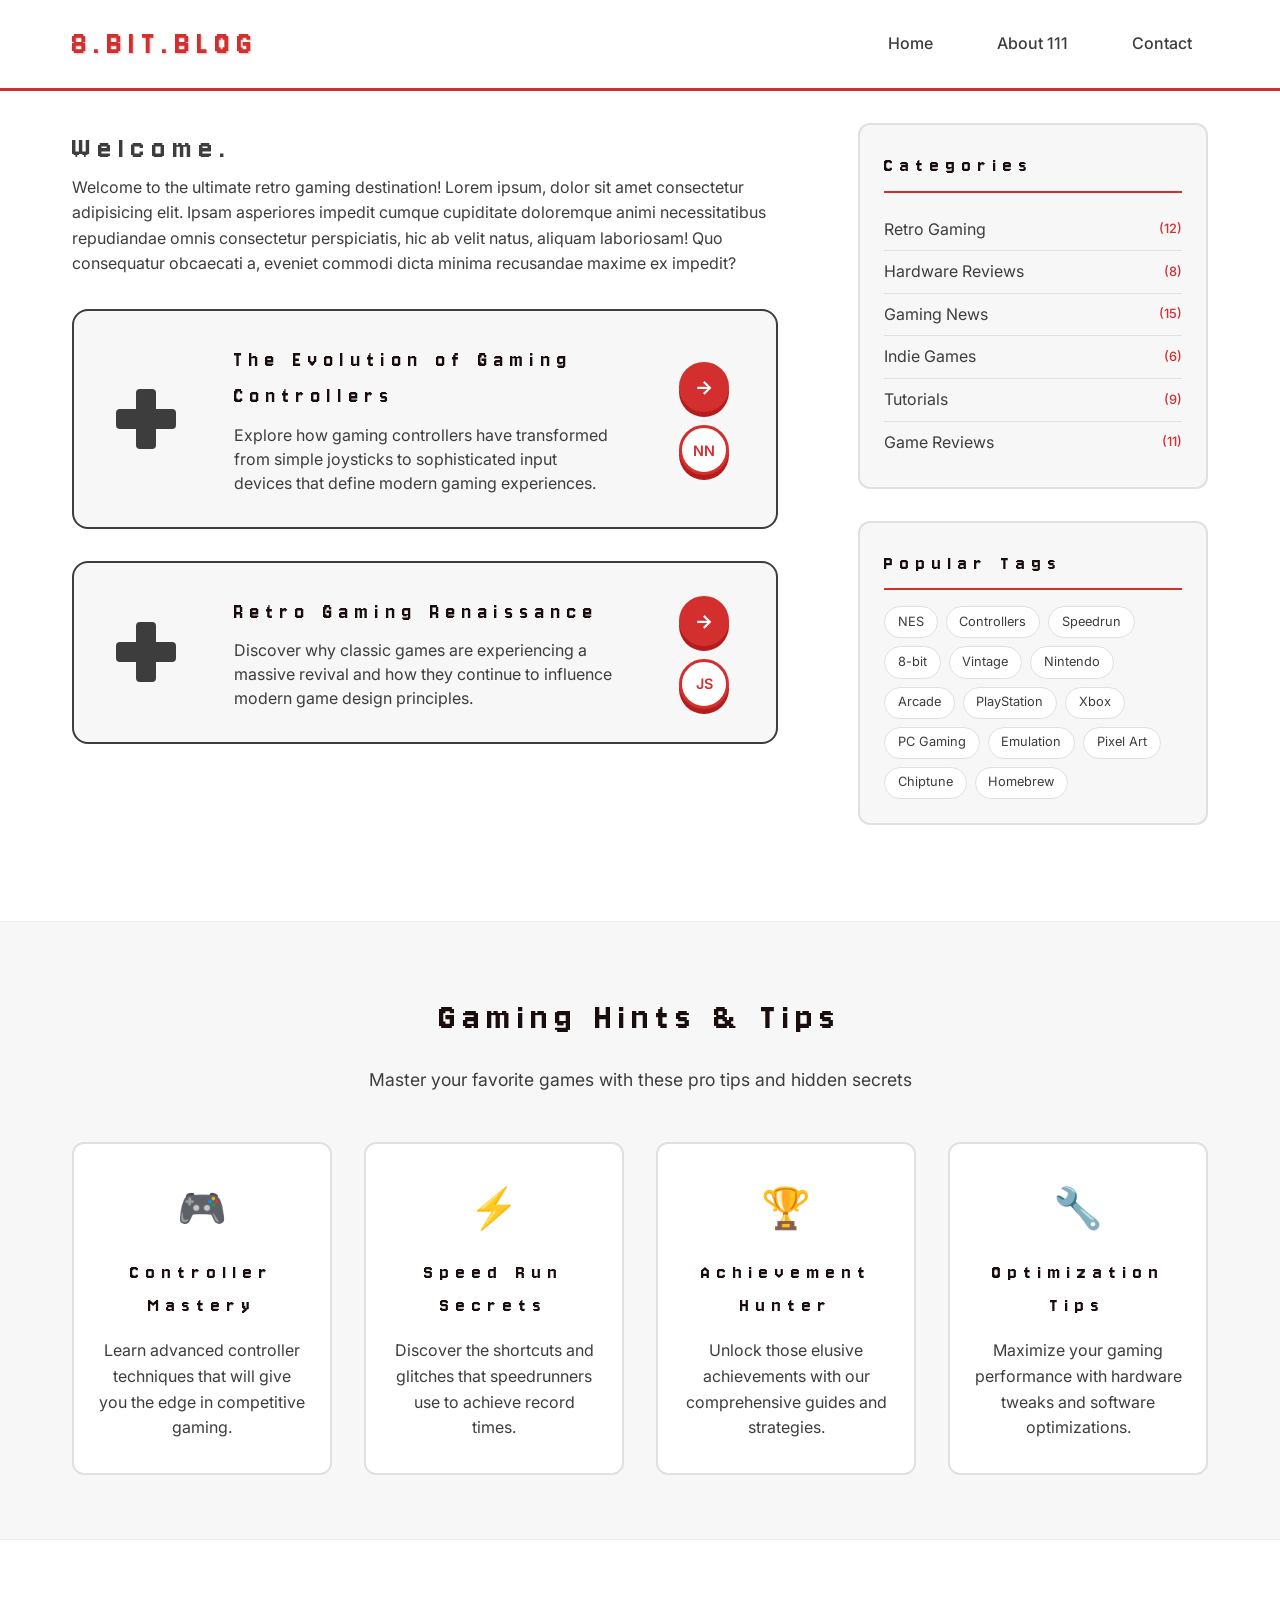
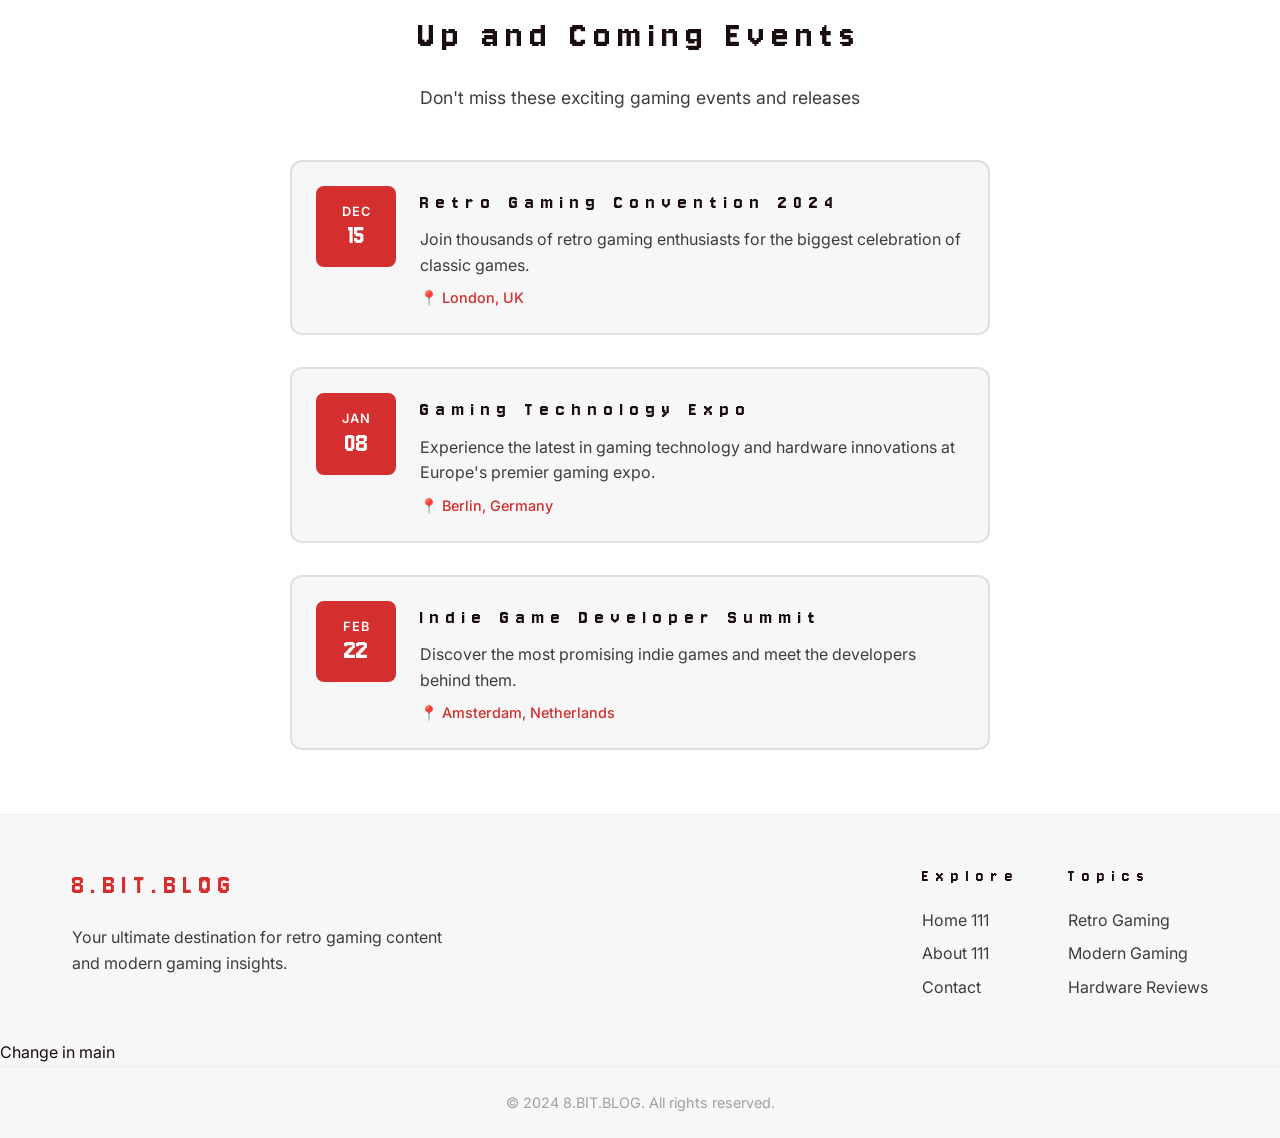
<file: index.html>
<html lang="en">
  <head>
    <meta charset="UTF-8" />
    <meta name="viewport" content="width=device-width, initial-scale=1.0" />
    <title>8.BIT.BLOG - Nostalgic Gaming Experience !!!</title>
    <link rel="stylesheet" href="assets/styles.css" />
  </head>
  <body>
    <nav class="navbar">
      <div class="nav-container">
        <a href="index.html" class="nav-logo">8.BIT.BLOG</a>
        <ul class="nav-links">
          <li><a href="index.html">Home</a></li>
          <li><a href="about.html">About 111</a></li>
          <li><a href="contact.html">Contact</a></li>
        </ul>
      </div>
    </nav>

    <div class="content">
      <div class="main-layout">
        <!-- Left Column - Blog Content -->
        <div class="blog-section">
          <h1>Welcome.</h1>
          <p>
            Welcome to the ultimate retro gaming destination! Lorem ipsum, dolor
            sit amet consectetur adipisicing elit. Ipsam asperiores impedit
            cumque cupiditate doloremque animi necessitatibus repudiandae omnis
            consectetur perspiciatis, hic ab velit natus, aliquam laboriosam!
            Quo consequatur obcaecati a, eveniet commodi dicta minima recusandae
            maxime ex impedit?
          </p>

          <!-- NES Gamepad Card Template -->
          <div class="gamepad-card">
            <div class="card-left">
              <div class="dpad">
                <div class="dpad-vertical"></div>
                <div class="dpad-horizontal"></div>
              </div>
            </div>

            <div class="card-content">
              <h3>The Evolution of Gaming Controllers</h3>
              <p>
                Explore how gaming controllers have transformed from simple
                joysticks to sophisticated input devices that define modern
                gaming experiences.
              </p>
            </div>

            <div class="card-right">
              <div class="action-buttons">
                <button class="action-btn read-more" title="Read More">
                  <span class="arrow">→</span>
                </button>
                <button class="action-btn author-btn" title="Author">
                  <span class="initials">NN</span>
                </button>
              </div>
            </div>
          </div>

          <!-- Second Card -->
          <div class="gamepad-card">
            <div class="card-left">
              <div class="dpad">
                <div class="dpad-vertical"></div>
                <div class="dpad-horizontal"></div>
              </div>
            </div>

            <div class="card-content">
              <h3>Retro Gaming Renaissance</h3>
              <p>
                Discover why classic games are experiencing a massive revival
                and how they continue to influence modern game design
                principles.
              </p>
            </div>

            <div class="card-right">
              <div class="action-buttons">
                <button class="action-btn read-more" title="Read More">
                  <span class="arrow">→</span>
                </button>
                <button class="action-btn author-btn" title="Author">
                  <span class="initials">JS</span>
                </button>
              </div>
            </div>
          </div>
        </div>
        <!-- End of Left Column -->

        <!-- Right Column - Tags and Categories -->
        <div class="sidebar-section">
          <!-- Categories -->
          <div class="sidebar-widget">
            <h3>Categories</h3>
            <ul class="category-list">
              <li>
                <a href="#" class="category-item"
                  >Retro Gaming <span class="count">(12)</span></a
                >
              </li>
              <li>
                <a href="#" class="category-item"
                  >Hardware Reviews <span class="count">(8)</span></a
                >
              </li>
              <li>
                <a href="#" class="category-item"
                  >Gaming News <span class="count">(15)</span></a
                >
              </li>
              <li>
                <a href="#" class="category-item"
                  >Indie Games <span class="count">(6)</span></a
                >
              </li>
              <li>
                <a href="#" class="category-item"
                  >Tutorials <span class="count">(9)</span></a
                >
              </li>
              <li>
                <a href="#" class="category-item"
                  >Game Reviews <span class="count">(11)</span></a
                >
              </li>
            </ul>
          </div>

          <!-- Tags -->
          <div class="sidebar-widget">
            <h3>Popular Tags</h3>
            <div class="tag-cloud">
              <a href="#" class="tag">NES</a>
              <a href="#" class="tag">Controllers</a>
              <a href="#" class="tag">Speedrun</a>
              <a href="#" class="tag">8-bit</a>
              <a href="#" class="tag">Vintage</a>
              <a href="#" class="tag">Nintendo</a>
              <a href="#" class="tag">Arcade</a>
              <a href="#" class="tag">PlayStation</a>
              <a href="#" class="tag">Xbox</a>
              <a href="#" class="tag">PC Gaming</a>
              <a href="#" class="tag">Emulation</a>
              <a href="#" class="tag">Pixel Art</a>
              <a href="#" class="tag">Chiptune</a>
              <a href="#" class="tag">Homebrew</a>
            </div>
          </div>
        </div>
      </div>
    </div>

    <!-- Gaming Hints Section - Full Width -->
    <div class="hints-section">
      <div class="hints-container">
        <h2>Gaming Hints & Tips</h2>
        <p class="hints-subtitle">
          Master your favorite games with these pro tips and hidden secrets
        </p>

        <div class="hints-grid">
          <div class="hint-card">
            <div class="hint-icon">🎮</div>
            <h3>Controller Mastery</h3>
            <p>
              Learn advanced controller techniques that will give you the edge
              in competitive gaming.
            </p>
          </div>

          <div class="hint-card">
            <div class="hint-icon">⚡</div>
            <h3>Speed Run Secrets</h3>
            <p>
              Discover the shortcuts and glitches that speedrunners use to
              achieve record times.
            </p>
          </div>

          <div class="hint-card">
            <div class="hint-icon">🏆</div>
            <h3>Achievement Hunter</h3>
            <p>
              Unlock those elusive achievements with our comprehensive guides
              and strategies.
            </p>
          </div>

          <div class="hint-card">
            <div class="hint-icon">🔧</div>
            <h3>Optimization Tips</h3>
            <p>
              Maximize your gaming performance with hardware tweaks and software
              optimizations.
            </p>
          </div>
        </div>
      </div>
    </div>

    <!-- Up and Coming Events Section -->
    <div class="events-section">
      <div class="events-container">
        <h2>Up and Coming Events</h2>
        <p class="events-subtitle">
          Don't miss these exciting gaming events and releases
        </p>

        <div class="events-timeline">
          <div class="event-item">
            <div class="event-date">
              <span class="month">DEC</span>
              <span class="day">15</span>
            </div>
            <div class="event-content">
              <h3>Retro Gaming Convention 2024</h3>
              <p>
                Join thousands of retro gaming enthusiasts for the biggest
                celebration of classic games.
              </p>
              <span class="event-location">📍 London, UK</span>
            </div>
          </div>

          <div class="event-item">
            <div class="event-date">
              <span class="month">JAN</span>
              <span class="day">08</span>
            </div>
            <div class="event-content">
              <h3>Gaming Technology Expo</h3>
              <p>
                Experience the latest in gaming technology and hardware
                innovations at Europe's premier gaming expo.
              </p>
              <span class="event-location">📍 Berlin, Germany</span>
            </div>
          </div>

          <div class="event-item">
            <div class="event-date">
              <span class="month">FEB</span>
              <span class="day">22</span>
            </div>
            <div class="event-content">
              <h3>Indie Game Developer Summit</h3>
              <p>
                Discover the most promising indie games and meet the developers
                behind them.
              </p>
              <span class="event-location">📍 Amsterdam, Netherlands</span>
            </div>
          </div>
        </div>
      </div>
    </div>

    <footer class="footer">
      <div class="footer-container">
        <div class="footer-brand">
          <h3>8.BIT.BLOG</h3>
          <p>
            Your ultimate destination for retro gaming content and modern gaming
            insights.
          </p>
        </div>

        <div class="footer-links">
          <div class="footer-section">
            <h4>Explore</h4>
            <ul>
              <li><a href="index.html">Home 111</a></li>
              <li><a href="about.html">About 111</a></li>
              <li><a href="contact.html">Contact</a></li>
            </ul>
          </div>

          <div class="footer-section">
            <h4>Topics</h4>
            <ul>
              <li><a href="#">Retro Gaming</a></li>
              <li><a href="#">Modern Gaming</a></li>
              <li><a href="#">Hardware Reviews</a></li>
            </ul>
          </div>
        </div>
      </div>

      <div>Change in main</div>
      <div class="footer-bottom">
        <p>&copy; 2024 8.BIT.BLOG. All rights reserved.</p>
      </div>
    </footer>
  </body>
</html>
</file>
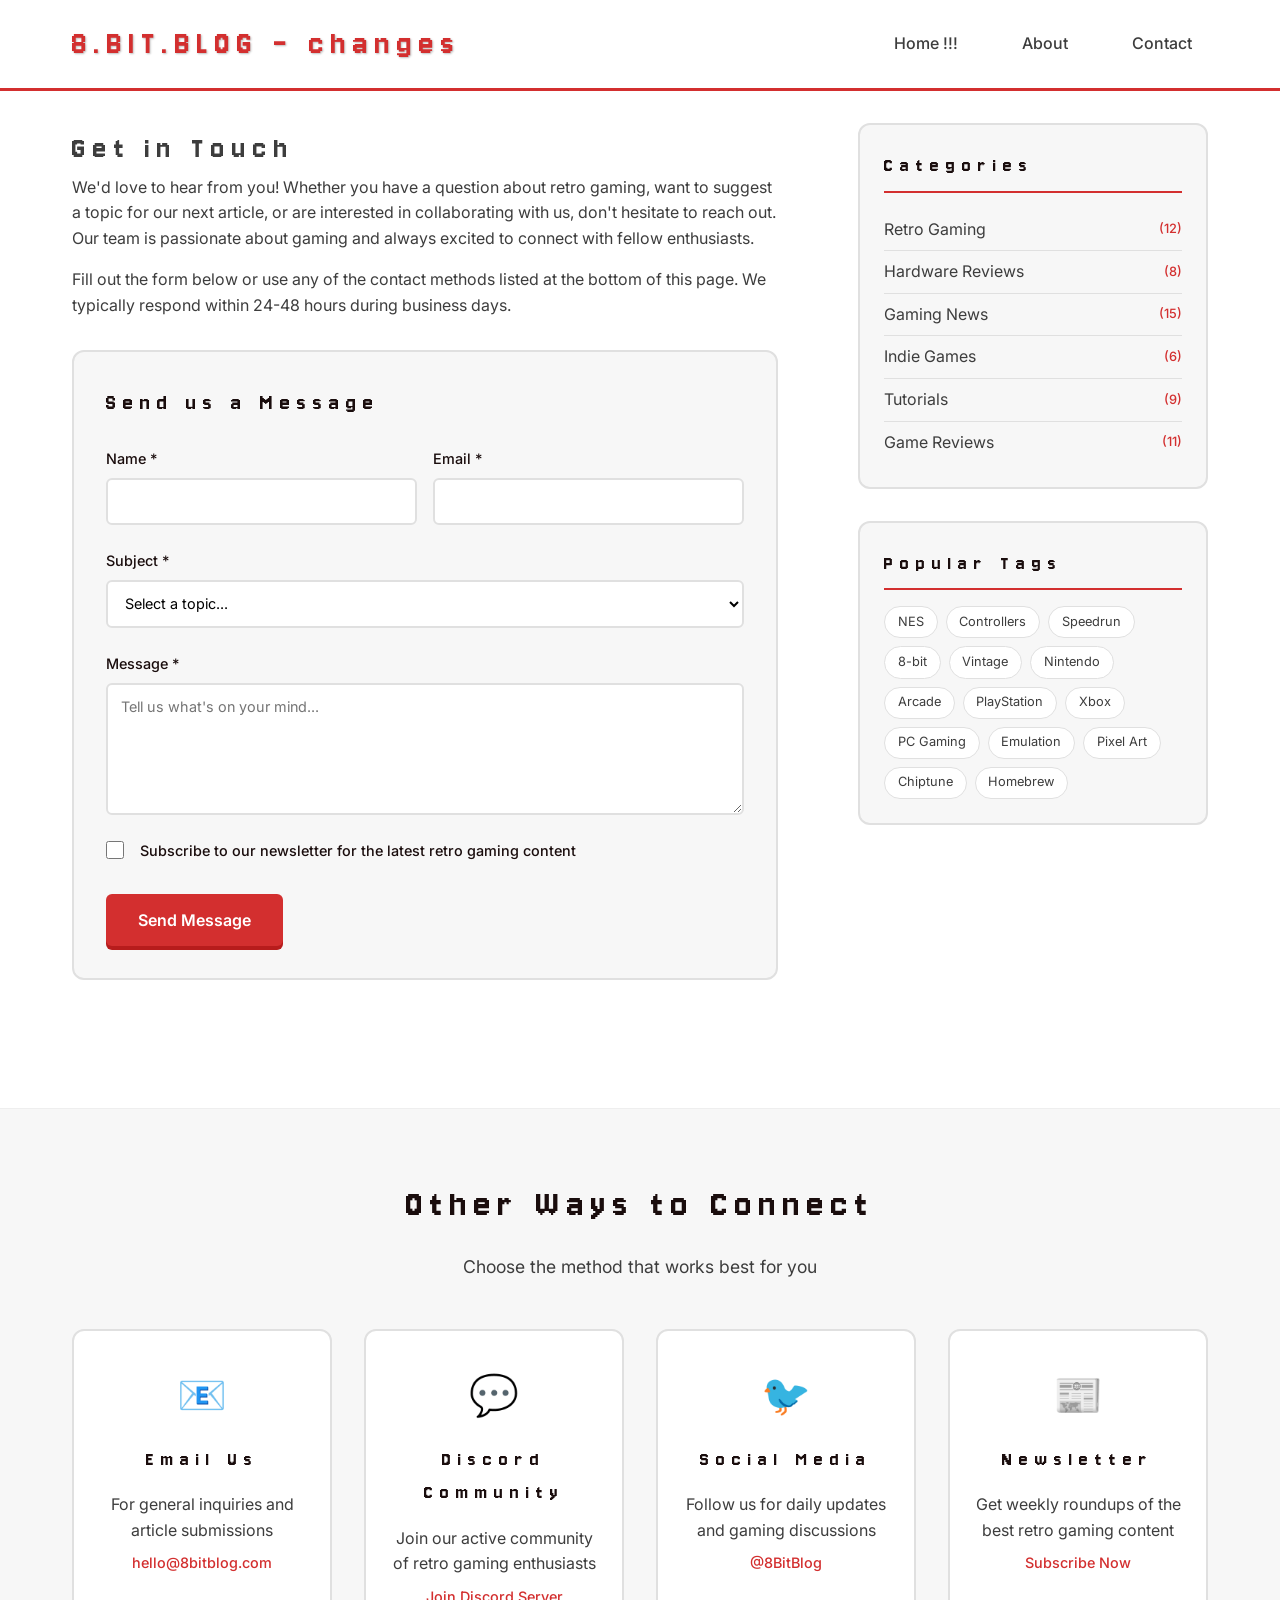
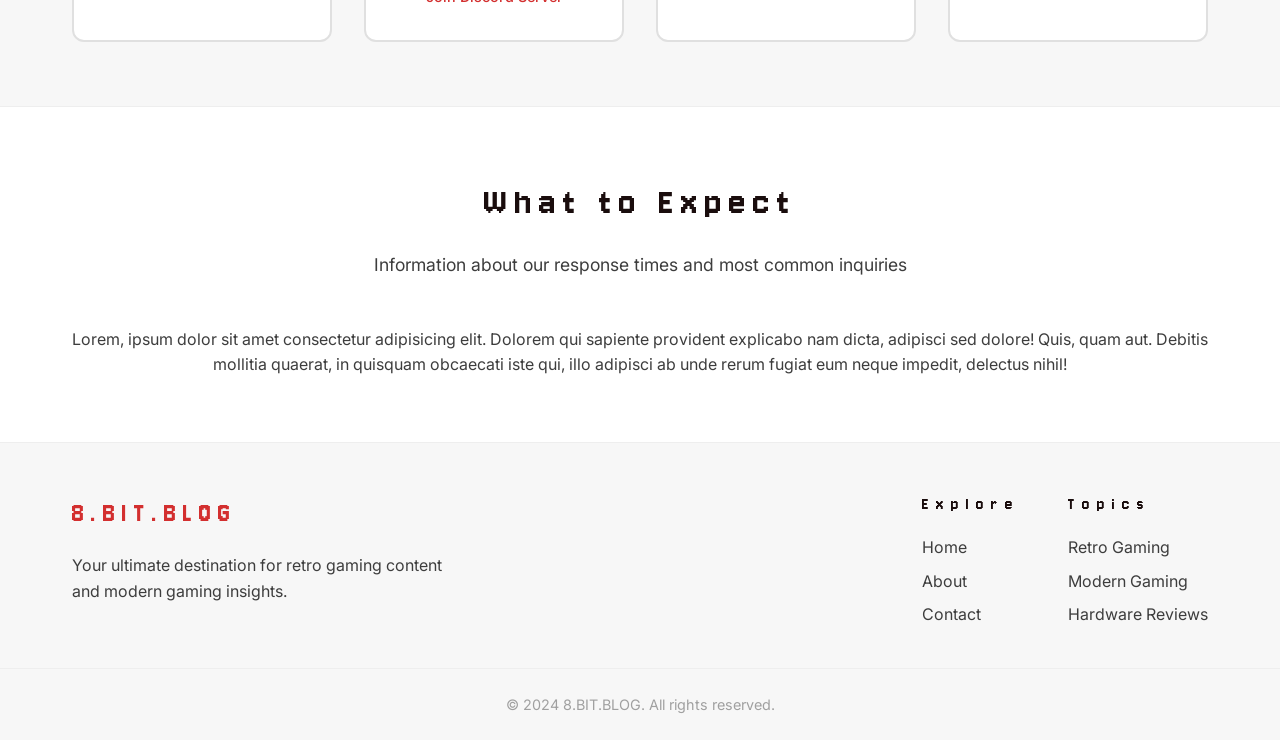
<file: contact.html>
<html lang="en">
  <head>
    <meta charset="UTF-8" />
    <meta name="viewport" content="width=device-width, initial-scale=1.0" />
    <title>Contact - 8.BIT.BLOG</title>
    <link rel="stylesheet" href="assets/styles.css" />
  </head>
  <body>
    <nav class="navbar">
      <div class="nav-container">
        <a href="index.html" class="nav-logo">8.BIT.BLOG - changes</a>
        <ul class="nav-links">
          <li><a href="index.html">Home !!!</a></li>
          <li><a href="about.html">About</a></li>
          <li><a href="contact.html">Contact</a></li>
        </ul>
      </div>
    </nav>

    <div class="content">
      <div class="main-layout">
        <!-- Left Column - Contact Content -->
        <div class="blog-section">
          <h1>Get in Touch</h1>
          <p>
            We'd love to hear from you! Whether you have a question about retro
            gaming, want to suggest a topic for our next article, or are
            interested in collaborating with us, don't hesitate to reach out.
            Our team is passionate about gaming and always excited to connect
            with fellow enthusiasts.
          </p>
          <p>
            Fill out the form below or use any of the contact methods listed at
            the bottom of this page. We typically respond within 24-48 hours
            during business days.
          </p>

          <!-- Contact Form Section -->
          <div class="contact-form-section">
            <h2>Send us a Message</h2>
            <form class="contact-form" action="#" method="POST">
              <div class="form-row">
                <div class="form-group">
                  <label for="name">Name *</label>
                  <input type="text" id="name" name="name" required />
                </div>
                <div class="form-group">
                  <label for="email">Email *</label>
                  <input type="email" id="email" name="email" required />
                </div>
              </div>

              <div class="form-group">
                <label for="subject">Subject *</label>
                <select id="subject" name="subject" required>
                  <option value="">Select a topic...</option>
                  <option value="general">General Inquiry</option>
                  <option value="article-suggestion">Article Suggestion</option>
                  <option value="collaboration">Collaboration</option>
                  <option value="hardware-review">
                    Hardware Review Request
                  </option>
                  <option value="technical-support">Technical Support</option>
                  <option value="feedback">Website Feedback</option>
                </select>
              </div>

              <div class="form-group">
                <label for="message">Message *</label>
                <textarea
                  id="message"
                  name="message"
                  rows="6"
                  placeholder="Tell us what's on your mind..."
                  required
                ></textarea>
              </div>

              <div class="form-group checkbox-group">
                <label class="checkbox-label">
                  <input type="checkbox" id="newsletter" name="newsletter" />
                  <span class="checkmark"></span>
                  Subscribe to our newsletter for the latest retro gaming
                  content
                </label>
              </div>

              <button type="submit" class="contact-submit-btn">
                Send Message
              </button>
            </form>
          </div>
        </div>

        <!-- Right Column - Sidebar -->
        <div class="sidebar-section">
          <!-- Categories -->
          <div class="sidebar-widget">
            <h3>Categories</h3>
            <ul class="category-list">
              <li>
                <a href="#" class="category-item"
                  >Retro Gaming <span class="count">(12)</span></a
                >
              </li>
              <li>
                <a href="#" class="category-item"
                  >Hardware Reviews <span class="count">(8)</span></a
                >
              </li>
              <li>
                <a href="#" class="category-item"
                  >Gaming News <span class="count">(15)</span></a
                >
              </li>
              <li>
                <a href="#" class="category-item"
                  >Indie Games <span class="count">(6)</span></a
                >
              </li>
              <li>
                <a href="#" class="category-item"
                  >Tutorials <span class="count">(9)</span></a
                >
              </li>
              <li>
                <a href="#" class="category-item"
                  >Game Reviews <span class="count">(11)</span></a
                >
              </li>
            </ul>
          </div>

          <!-- Tags -->
          <div class="sidebar-widget">
            <h3>Popular Tags</h3>
            <div class="tag-cloud">
              <a href="#" class="tag">NES</a>
              <a href="#" class="tag">Controllers</a>
              <a href="#" class="tag">Speedrun</a>
              <a href="#" class="tag">8-bit</a>
              <a href="#" class="tag">Vintage</a>
              <a href="#" class="tag">Nintendo</a>
              <a href="#" class="tag">Arcade</a>
              <a href="#" class="tag">PlayStation</a>
              <a href="#" class="tag">Xbox</a>
              <a href="#" class="tag">PC Gaming</a>
              <a href="#" class="tag">Emulation</a>
              <a href="#" class="tag">Pixel Art</a>
              <a href="#" class="tag">Chiptune</a>
              <a href="#" class="tag">Homebrew</a>
            </div>
          </div>
        </div>
      </div>
    </div>

    <!-- Contact Details Section - Full Width -->
    <div class="hints-section">
      <div class="hints-container">
        <h2>Other Ways to Connect</h2>
        <p class="hints-subtitle">Choose the method that works best for you</p>

        <div class="hints-grid">
          <div class="hint-card">
            <div class="hint-icon">📧</div>
            <h3>Email Us</h3>
            <p>For general inquiries and article submissions</p>
            <a href="mailto:hello@8bitblog.com" class="contact-link"
              >hello@8bitblog.com</a
            >
          </div>

          <div class="hint-card">
            <div class="hint-icon">💬</div>
            <h3>Discord Community</h3>
            <p>Join our active community of retro gaming enthusiasts</p>
            <a href="#" class="contact-link">Join Discord Server</a>
          </div>

          <div class="hint-card">
            <div class="hint-icon">🐦</div>
            <h3>Social Media</h3>
            <p>Follow us for daily updates and gaming discussions</p>
            <a href="#" class="contact-link">@8BitBlog</a>
          </div>

          <div class="hint-card">
            <div class="hint-icon">📰</div>
            <h3>Newsletter</h3>
            <p>Get weekly roundups of the best retro gaming content</p>
            <a href="#" class="contact-link">Subscribe Now</a>
          </div>
        </div>
      </div>
    </div>

    <!-- Response Times & FAQ Section -->
    <div class="events-section">
      <div class="events-container">
        <h2>What to Expect</h2>
        <p class="events-subtitle">
          Information about our response times and most common inquiries
        </p>
        <p>
          Lorem, ipsum dolor sit amet consectetur adipisicing elit. Dolorem qui
          sapiente provident explicabo nam dicta, adipisci sed dolore! Quis,
          quam aut. Debitis mollitia quaerat, in quisquam obcaecati iste qui,
          illo adipisci ab unde rerum fugiat eum neque impedit, delectus nihil!
        </p>
      </div>
    </div>

    <footer class="footer">
      <div class="footer-container">
        <div class="footer-brand">
          <h3>8.BIT.BLOG</h3>
          <p>
            Your ultimate destination for retro gaming content and modern gaming
            insights.
          </p>
        </div>

        <div class="footer-links">
          <div class="footer-section">
            <h4>Explore</h4>
            <ul>
              <li><a href="index.html">Home</a></li>
              <li><a href="about.html">About</a></li>
              <li><a href="contact.html">Contact</a></li>
            </ul>
          </div>

          <div class="footer-section">
            <h4>Topics</h4>
            <ul>
              <li><a href="#">Retro Gaming</a></li>
              <li><a href="#">Modern Gaming</a></li>
              <li><a href="#">Hardware Reviews</a></li>
            </ul>
          </div>
        </div>
      </div>

      <div class="footer-bottom">
        <p>&copy; 2024 8.BIT.BLOG. All rights reserved.</p>
      </div>
    </footer>
  </body>
</html>
</file>
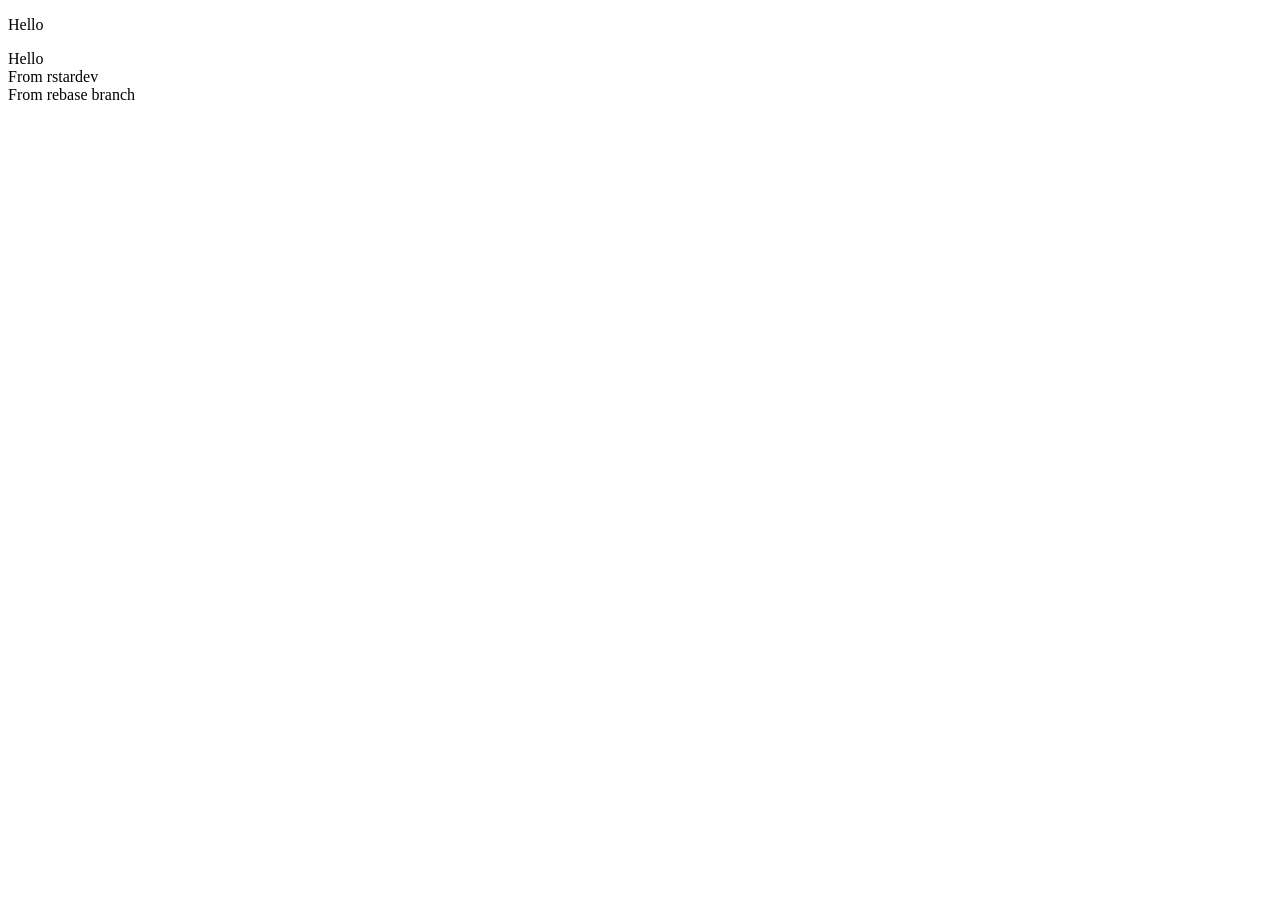
<file: new.html>
<!DOCTYPE html>
<html lang="en">
<head>
    <meta charset="UTF-8">
    <meta name="viewport" content="width=device-width, initial-scale=1.0">
    <title>Document!!! - mains 123</title>
</head>
<body>
    <p>Hello</p><div>Hello</div>
    <div>From rstardev</div>
    <div>From rebase branch</div>
</body>
</html>
</file>
<file: assets/styles.css>
/* Import fonts from Google Fonts */
@import url("https://fonts.googleapis.com/css2?family=Jersey+10&family=Inter:wght@300;400;500;600&display=swap");

/* Retro Gaming Color Scheme - Inspired by classic NES gamepad */
:root {
  --retro-dark: #1a0d0d;
  --retro-grey: #3d3d3d;
  --retro-light: #f7f7f7;
  --retro-red: #d32f2f;
  --retro-white: #ffffff;
  --retro-shadow: rgba(42, 42, 42, 0.3);
  --retro-letter-spacing: 7px;
}

/* Global styles */
* {
  margin: 0;
  padding: 0;
  box-sizing: border-box;
}
body {
  font-family: "Inter", sans-serif;
  background: var(--retro-white);
  min-height: 100vh;
  color: var(--retro-grey);
  line-height: 1.6;
}
/* Headings */
h1,
h2,
h3,
h4,
h5,
h6 {
  font-weight: normal;
  font-family: "Jersey 10", cursive;
  letter-spacing: var(--retro-letter-spacing);
}

/* Navbar styling */
.navbar {
  background: var(--retro-white);
  border-bottom: 3px solid var(--retro-red);
}

.nav-container {
  max-width: 1200px;
  margin: 0 auto;
  display: flex;
  justify-content: space-between;
  align-items: center;
  padding: 1rem 2rem;
}

.nav-logo {
  font-size: 2.2rem;
  color: var(--retro-red);
  text-decoration: none;
  text-shadow: 1px 1px 2px var(--retro-shadow);
  font-weight: normal;
  font-family: "Jersey 10", cursive;
  letter-spacing: var(--retro-letter-spacing);
}

.nav-links {
  display: flex;
  list-style: none;
  gap: 2rem;
}

.nav-links a {
  color: var(--retro-grey);
  text-decoration: none;
  font-family: "Inter", sans-serif;
  font-weight: 500;
  padding: 0.5rem 1rem;
  transition: all 0.1s ease;
}

.nav-links a:hover {
  color: var(--retro-red);
}

/* Main title styling */
.main-title {
  text-align: center;
  padding: 3rem 2rem;
  background: rgba(255, 255, 255, 0.1);
  margin: 2rem auto;
  max-width: 800px;
  border-radius: 12px;
  border: 3px solid var(--retro-dark);
  box-shadow: 0 8px 16px var(--retro-shadow);
}

.main-title h1 {
  font-size: 3.5rem;
  color: var(--retro-white);
  text-shadow: 3px 3px 0px var(--retro-red);
  margin-bottom: 1rem;
  font-family: "Jersey 10", cursive;
  letter-spacing: 2px;
}

.main-title .subtitle {
  font-size: 1.2rem;
  color: var(--retro-light);
  font-weight: 500;
  text-transform: uppercase;
  letter-spacing: 1px;
}

/* Content area styling */
.content {
  max-width: 1200px;
  margin: 0 auto;
  padding: 2rem;
}

.content p {
  font-family: "Inter", sans-serif;
  font-weight: 400;
  margin-bottom: 1rem;
}

/* Main Layout - Two Column */
.main-layout {
  display: grid;
  grid-template-columns: 1fr 350px;
  gap: 5rem;
  align-items: start;
}

.blog-section {
  min-width: 0; /* Prevents grid overflow */
}

/* Sidebar Section */
.sidebar-section {
  display: flex;
  flex-direction: column;
  gap: 2rem;
}

.sidebar-widget {
  background: var(--retro-light);
  border: 2px solid #e0e0e0;
  border-radius: 12px;
  padding: 1.5rem;
}

.sidebar-widget h3 {
  color: var(--retro-dark);
  margin-bottom: 1rem;
  font-size: 1.3rem;
  border-bottom: 2px solid var(--retro-red);
  padding-bottom: 0.5rem;
}

/* Categories */
.category-list {
  list-style: none;
  padding: 0;
  margin: 0;
}

.category-list li {
  border-bottom: 1px solid #e0e0e0;
  padding: 0.5rem 0;
}

.category-list li:last-child {
  border-bottom: none;
}

.category-item {
  font-family: 'Inter', sans-serif;
  color: var(--retro-grey);
  text-decoration: none;
  display: flex;
  justify-content: space-between;
  align-items: center;
  transition: color 0.2s ease;
}

.category-item:hover {
  color: var(--retro-red);
}

.count {
  font-size: 0.8rem;
  color: var(--retro-red);
  font-weight: 500;
}

/* Tag Cloud */
.tag-cloud {
  display: flex;
  flex-wrap: wrap;
  gap: 0.5rem;
}

.tag {
  font-family: 'Inter', sans-serif;
  background: var(--retro-white);
  color: var(--retro-grey);
  padding: 0.3rem 0.8rem;
  border-radius: 20px;
  text-decoration: none;
  font-size: 0.8rem;
  border: 1px solid #e0e0e0;
  transition: all 0.2s ease;
}

.tag:hover {
  background: var(--retro-red);
  color: var(--retro-white);
  border-color: var(--retro-red);
}


/* About Page Specific Styles */
.about-topics {
  margin: 2rem 0;
}

.topic-item {
  background: var(--retro-light);
  border: 2px solid #e0e0e0;
  border-radius: 12px;
  padding: 1.5rem;
  margin-bottom: 1rem;
  transition: all 0.3s ease;
}

.topic-item:hover {
  border-color: var(--retro-red);
  transform: translateY(-2px);
  box-shadow: 0 4px 12px rgba(0, 0, 0, 0.1);
}

.topic-item h3 {
  color: var(--retro-dark);
  margin-bottom: 0.5rem;
  font-size: 1.2rem;
}

.topic-item p {
  font-family: 'Inter', sans-serif;
  color: var(--retro-grey);
  line-height: 1.6;
  margin: 0;
}

/* Contact Form Styles */
.contact-form-section {
  margin: 2rem 0;
  background: var(--retro-light);
  border: 2px solid #e0e0e0;
  border-radius: 12px;
  padding: 2rem;
}

.contact-form-section h2 {
  margin-bottom: 1.5rem;
  color: var(--retro-dark);
}

.contact-form {
  display: flex;
  flex-direction: column;
  gap: 1.5rem;
}

.form-row {
  display: grid;
  grid-template-columns: 1fr 1fr;
  gap: 1rem;
}

.form-group {
  display: flex;
  flex-direction: column;
}

.form-group label {
  font-family: 'Inter', sans-serif;
  color: var(--retro-dark);
  font-weight: 500;
  margin-bottom: 0.5rem;
  font-size: 0.9rem;
}

.form-group input,
.form-group select,
.form-group textarea {
  font-family: 'Inter', sans-serif;
  padding: 0.8rem;
  border: 2px solid #e0e0e0;
  border-radius: 6px;
  font-size: 0.9rem;
  transition: border-color 0.2s ease;
  background: var(--retro-white);
}

.form-group input:focus,
.form-group select:focus,
.form-group textarea:focus {
  outline: none;
  border-color: var(--retro-red);
}

.form-group textarea {
  resize: vertical;
  min-height: 120px;
}

.checkbox-group {
  flex-direction: row;
  align-items: center;
  gap: 0.5rem;
}

.checkbox-label {
  display: flex;
  align-items: center;
  gap: 0.5rem;
  cursor: pointer;
  font-size: 0.9rem;
}

.checkbox-label input[type="checkbox"] {
  width: 18px;
  height: 18px;
  margin: 0;
}

.contact-submit-btn {
  background: var(--retro-red);
  color: var(--retro-white);
  padding: 1rem 2rem;
  border: none;
  border-radius: 6px;
  font-family: 'Inter', sans-serif;
  font-weight: 600;
  font-size: 1rem;
  cursor: pointer;
  transition: all 0.2s ease;
  align-self: flex-start;
  box-shadow: 0 4px 0 #b71c1c;
}

.contact-submit-btn:hover {
  transform: translateY(-2px);
  box-shadow: 0 6px 0 #b71c1c;
}

.contact-submit-btn:active {
  transform: translateY(2px);
  box-shadow: 0 2px 0 #b71c1c;
}

.contact-link {
  color: var(--retro-red);
  text-decoration: none;
  font-weight: 500;
  font-family: 'Inter', sans-serif;
  font-size: 0.9rem;
  margin-top: 0.5rem;
  display: inline-block;
}

.contact-link:hover {
  text-decoration: underline;
}

/* NES Gamepad Card Styling */
.gamepad-card {
  display: flex;
  align-items: center;
  background: var(--retro-light);
  border: 2px solid var(--retro-grey);
  border-radius: 16px;
  padding: 2rem;
  margin: 2rem 0;
  gap: 2rem;
  max-width: 800px;
}

/* Left side - D-Pad */
.card-left {
  flex: 0 0 80px;
  display: flex;
  justify-content: center;
  align-items: center;
}

.dpad {
  position: relative;
  width: 60px;
  height: 60px;
}

.dpad-horizontal,
.dpad-vertical {
  background: var(--retro-grey);
  position: absolute;
  border-radius: 4px;
}

.dpad-horizontal {
  width: 60px;
  height: 20px;
  top: 50%;
  left: 0;
  transform: translateY(-50%);
}

.dpad-vertical {
  width: 20px;
  height: 60px;
  left: 50%;
  top: 0;
  transform: translateX(-50%);
}

/* Center content */
.card-content {
  flex: 1;
  padding: 0 1rem;
}

.card-content h3 {
  color: var(--retro-dark);
  margin-bottom: 0.5rem;
  font-size: 1.4rem;
}

.card-content p {
  color: var(--retro-grey);
  margin: 0;
  line-height: 1.5;
}

/* Right side - Action buttons */
.card-right {
  flex: 0 0 80px;
  display: flex;
  justify-content: center;
  align-items: center;
}

.action-buttons {
  display: flex;
  flex-direction: column;
  gap: 0.8rem;
}

.action-btn {
  width: 50px;
  height: 50px;
  border-radius: 50%;
  border: 3px solid var(--retro-red);
  background: var(--retro-red);
  color: var(--retro-white);
  font-family: "Inter", sans-serif;
  font-weight: 600;
  cursor: pointer;
  transition: all 0.2s ease;
  display: flex;
  align-items: center;
  justify-content: center;
  box-shadow: 0 5px 0 #b71c1c;
}

.action-btn:active {
  transform: translateY(3px);
  box-shadow: 0 2px 0 #b71c1c;
}

.action-btn .arrow {
  font-size: 1.2rem;
  font-weight: bold;
}

.action-btn .initials {
  font-size: 0.9rem;
  font-weight: 600;
}

/* Author button styling */
.author-btn {
  background: var(--retro-white);
  color: var(--retro-red);
  border: 3px solid var(--retro-red);
  box-shadow: 0 5px 0 #b71c1c;
}

.author-btn:hover {
  background: var(--retro-red);
  color: var(--retro-white);
}

/* Gaming Hints Section */
.hints-section {
  background: var(--retro-light);
  border-top: 1px solid #eee;
  border-bottom: 1px solid #eee;
  margin-top: 4rem;
  padding: 4rem 0;
}

.hints-container {
  max-width: 1200px;
  margin: 0 auto;
  padding: 0 2rem;
  text-align: center;
}

.hints-section h2 {
  color: var(--retro-dark);
  font-size: 2.5rem;
  margin-bottom: 1rem;
}

.hints-subtitle {
  font-family: "Inter", sans-serif;
  color: var(--retro-grey);
  font-size: 1.1rem;
  margin-bottom: 3rem;
  max-width: 600px;
  margin-left: auto;
  margin-right: auto;
}

.hints-grid {
  display: grid;
  grid-template-columns: repeat(auto-fit, minmax(250px, 1fr));
  gap: 2rem;
  margin-top: 3rem;
}

.hint-card {
  background: var(--retro-white);
  border: 2px solid #e0e0e0;
  border-radius: 12px;
  padding: 2rem 1.5rem;
  text-align: center;
  transition: all 0.3s ease;
  cursor: pointer;
}

.hint-card:hover {
  border-color: var(--retro-red);
  transform: translateY(-4px);
  box-shadow: 0 8px 24px rgba(0, 0, 0, 0.1);
}

.hint-icon {
  font-size: 2.5rem;
  margin-bottom: 1rem;
  display: block;
}

.hint-card h3 {
  color: var(--retro-dark);
  margin-bottom: 1rem;
  font-size: 1.3rem;
}

.hint-card p {
  font-family: "Inter", sans-serif;
  color: var(--retro-grey);
  line-height: 1.6;
  margin: 0;
}

/* Events Section */
.events-section {
  background: var(--retro-white);
  padding: 4rem 0;
}

.events-container {
  max-width: 1200px;
  margin: 0 auto;
  padding: 0 2rem;
  text-align: center;
}

.events-section h2 {
  color: var(--retro-dark);
  font-size: 2.5rem;
  margin-bottom: 1rem;
}

.events-subtitle {
  font-family: 'Inter', sans-serif;
  color: var(--retro-grey);
  font-size: 1.1rem;
  margin-bottom: 3rem;
  max-width: 600px;
  margin-left: auto;
  margin-right: auto;
}

.events-timeline {
  display: flex;
  flex-direction: column;
  gap: 2rem;
  max-width: 700px;
  margin: 0 auto;
  text-align: left;
}

.event-item {
  display: flex;
  gap: 1.5rem;
  align-items: flex-start;
  padding: 1.5rem;
  background: var(--retro-light);
  border-radius: 12px;
  border: 2px solid #e0e0e0;
  transition: all 0.3s ease;
}

.event-item:hover {
  border-color: var(--retro-red);
  transform: translateY(-2px);
  box-shadow: 0 8px 24px rgba(0, 0, 0, 0.1);
}

.event-date {
  flex: 0 0 80px;
  text-align: center;
  background: var(--retro-red);
  color: var(--retro-white);
  border-radius: 8px;
  padding: 1rem 0.5rem;
  display: flex;
  flex-direction: column;
  justify-content: center;
}

.event-date .month {
  font-family: 'Inter', sans-serif;
  font-size: 0.8rem;
  font-weight: 600;
  text-transform: uppercase;
  letter-spacing: 1px;
}

.event-date .day {
  font-family: 'Jersey 10', cursive;
  font-size: 1.8rem;
  font-weight: normal;
  line-height: 1;
}

.event-content {
  flex: 1;
}

.event-content h3 {
  color: var(--retro-dark);
  margin-bottom: 0.5rem;
  font-size: 1.3rem;
}

.event-content p {
  font-family: 'Inter', sans-serif;
  color: var(--retro-grey);
  line-height: 1.6;
  margin-bottom: 0.5rem;
}

.event-location {
  font-family: 'Inter', sans-serif;
  color: var(--retro-red);
  font-size: 0.9rem;
  font-weight: 500;
}

/* Footer Styling */
.footer {
  border-top: 1px solid #eee;
  background: var(--retro-light);
  color: var(--retro-dark);
  margin-top: 0;
}

.footer-container {
  max-width: 1200px;
  margin: 0 auto;
  padding: 3rem 2rem 2rem;
  display: grid;
  grid-template-columns: 1fr 1fr;
  gap: 3rem;
  align-items: start;
}

.footer-brand h3 {
  color: var(--retro-red);
  margin-bottom: 1rem;
  font-size: 1.8rem;
}

.footer-brand p {
  font-family: "Inter", sans-serif;
  color: var(--retro-grey);
  line-height: 1.6;
  max-width: 400px;
}

.footer-links {
  display: flex;
  gap: 3rem;
  justify-content: flex-end;
}

.footer-section h4 {
  color: var(--retro-dark);
  margin-bottom: 1rem;
  font-size: 1.1rem;
}

.footer-section ul {
  list-style: none;
  padding: 0;
}

.footer-section li {
  margin-bottom: 0.5rem;
}

.footer-section a {
  color: var(--retro-grey);
  text-decoration: none;
  font-family: "Inter", sans-serif;
  font-weight: 400;
  transition: color 0.2s ease;
}

.footer-section a:hover {
  color: var(--retro-red);
}

.footer-bottom {
  border-top: 1px solid #eee;
  padding: 1.5rem 2rem;
  text-align: center;
}

.footer-bottom p {
  font-family: "Inter", sans-serif;
  color: #a0a0a0;
  margin: 0;
  font-size: 0.9rem;
}

/* Responsive design */
@media (max-width: 768px) {
  .nav-container {
    flex-direction: column;
    gap: 1rem;
  }

  .nav-links {
    gap: 1rem;
  }

  .main-title h1 {
    font-size: 2.5rem;
  }

  .navbar {
    padding: 1rem;
  }

  /* Responsive main layout */
  .main-layout {
    grid-template-columns: 1fr;
    gap: 2rem;
  }

  .sidebar-section {
    order: -1; /* Move sidebar above blog content on mobile */
  }

  .sidebar-widget {
    padding: 1rem;
  }

  .tag-cloud {
    gap: 0.3rem;
  }

  .tag {
    font-size: 0.75rem;
    padding: 0.25rem 0.6rem;
  }

  /* Responsive contact form */
  .contact-form-section {
    padding: 1.5rem;
  }

  .form-row {
    grid-template-columns: 1fr;
    gap: 0;
  }

  /* Responsive gamepad card */
  .gamepad-card {
    flex-direction: column;
    text-align: center;
    padding: 1.5rem;
    gap: 1.5rem;
  }

  .card-left,
  .card-right {
    flex: none;
  }

  .action-buttons {
    flex-direction: row;
    justify-content: center;
    gap: 1rem;
  }

  .dpad {
    width: 50px;
    height: 50px;
  }

  .dpad-horizontal {
    width: 50px;
    height: 16px;
  }

  .dpad-vertical {
    width: 16px;
    height: 50px;
  }

  /* Responsive hints section */
  .hints-section {
    padding: 3rem 0;
  }

  .hints-container {
    padding: 0 1rem;
  }

  .hints-section h2 {
    font-size: 2rem;
  }

  .hints-grid {
    grid-template-columns: 1fr;
    gap: 1.5rem;
  }

  .hint-card {
    padding: 1.5rem;
  }

  /* Responsive events section */
  .events-section {
    padding: 3rem 0;
  }

  .events-container {
    padding: 0 1rem;
  }

  .events-section h2 {
    font-size: 4rem;
  }

  .events-timeline {
    max-width: 100%;
  }

  .event-item {
    padding: 1.2rem;
    gap: 1rem;
  }

  .event-date {
    flex: 0 0 70px;
    padding: 0.8rem 0.5rem;
  }

  .event-date .day {
    font-size: 1.5rem;
  }

  /* Responsive footer */
  .footer-container {
    grid-template-columns: 1fr;
    gap: 2rem;
    padding: 2rem 1rem 1.5rem;
  }

  .footer-links {
    justify-content: flex-start;
    gap: 2rem;
  }

  .footer-bottom {
    padding: 1rem;
  }
}
</file>
